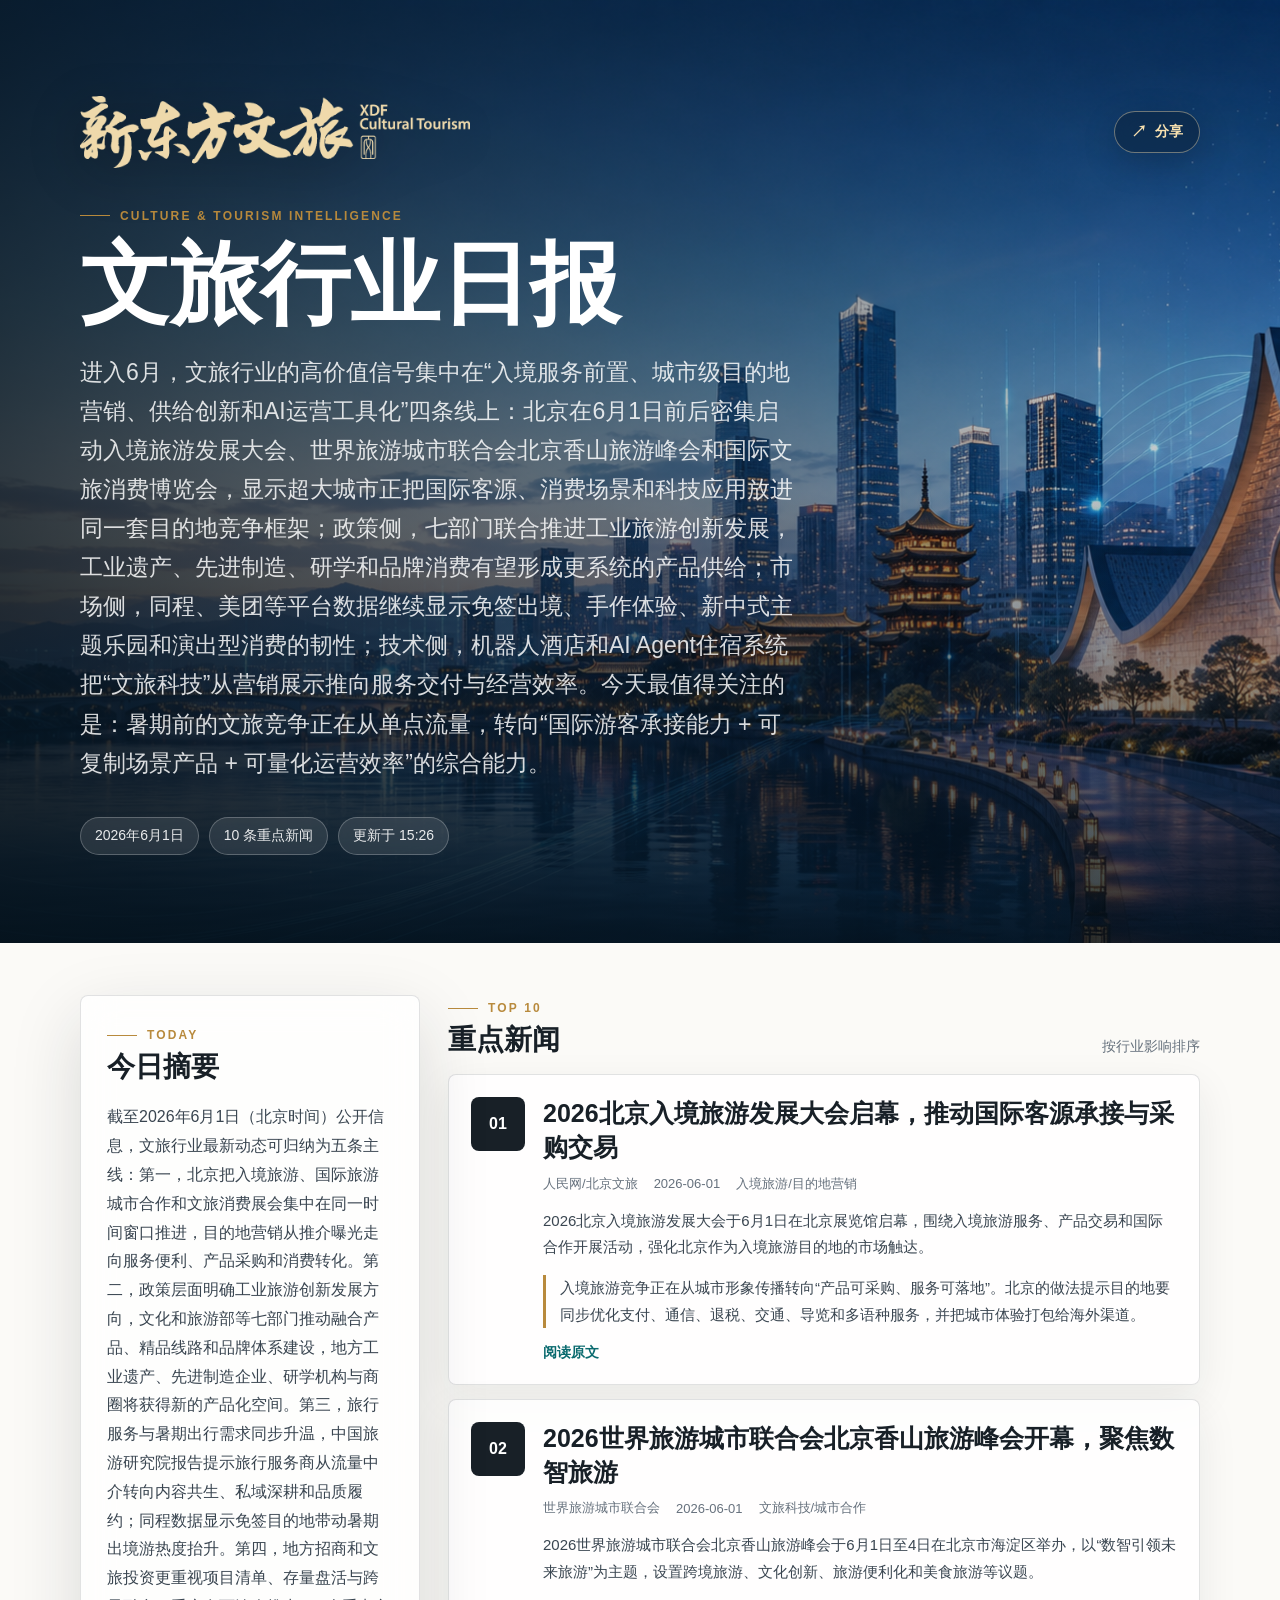
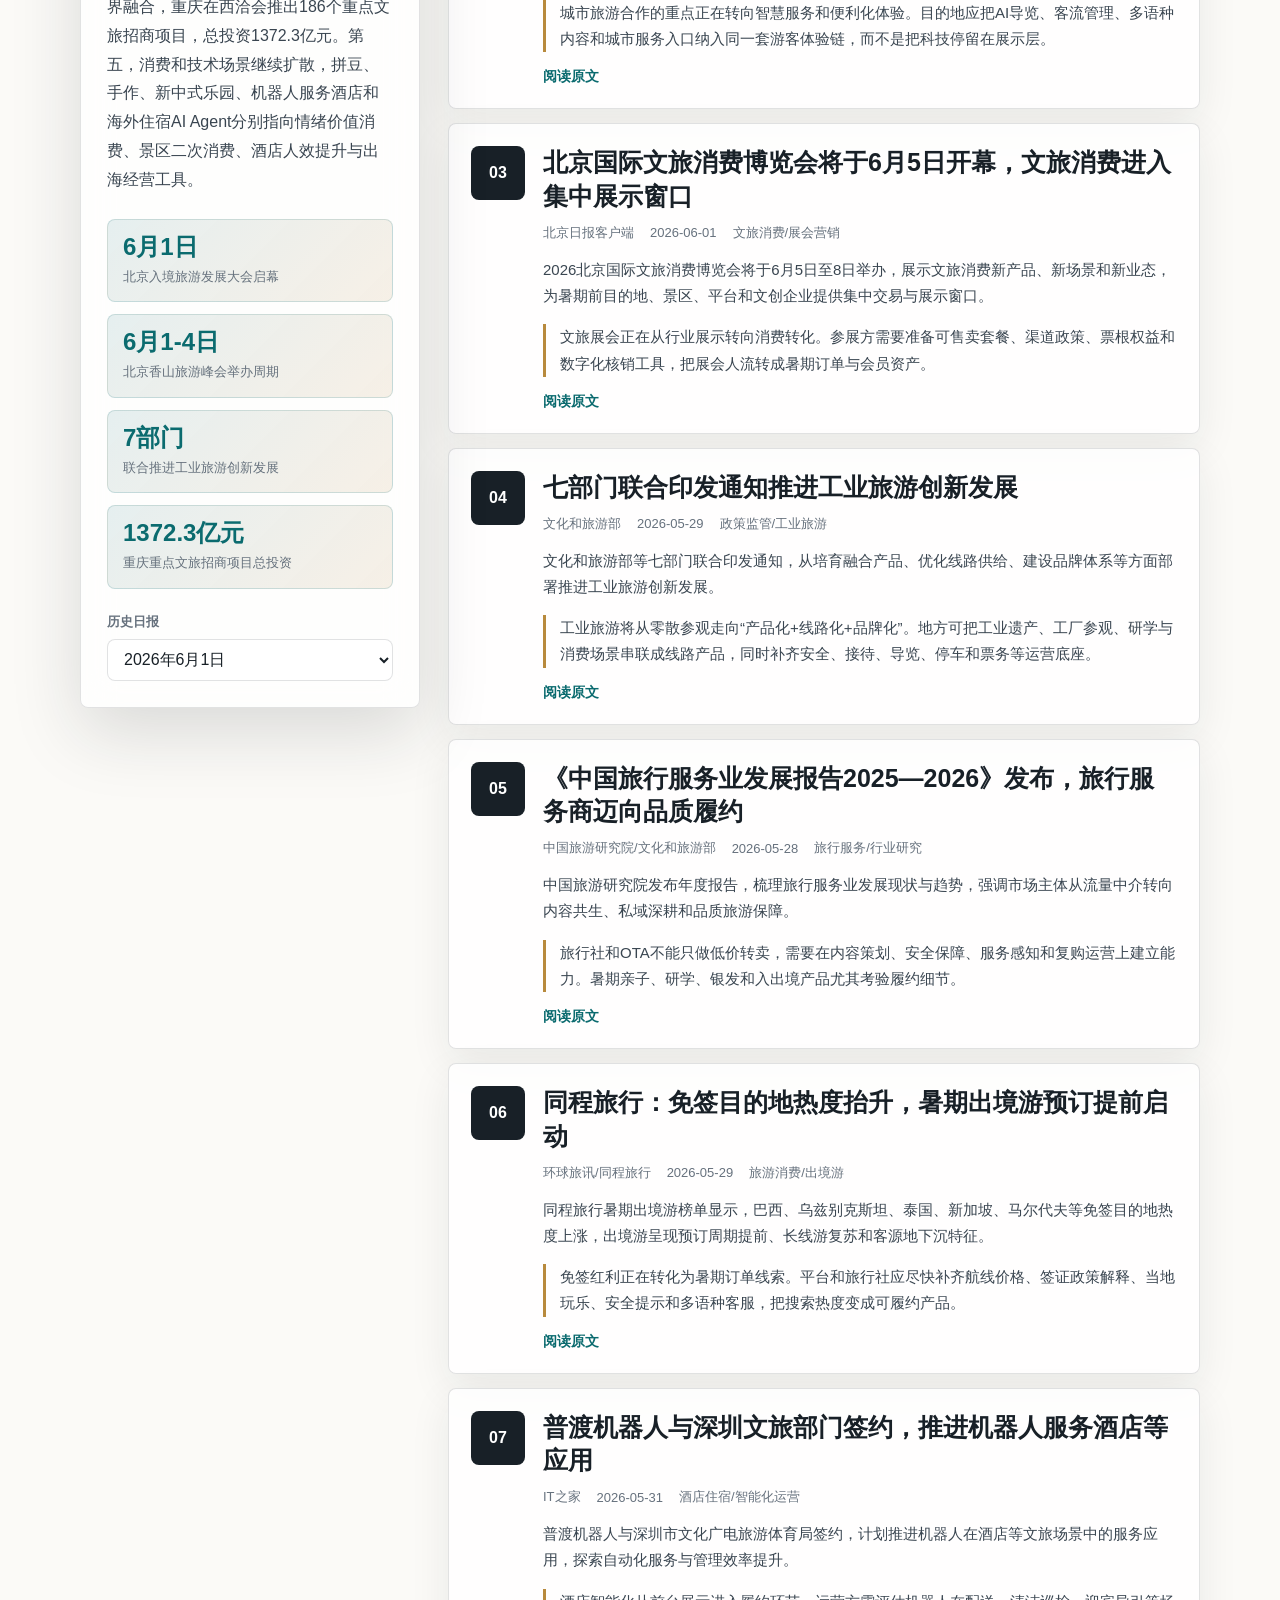
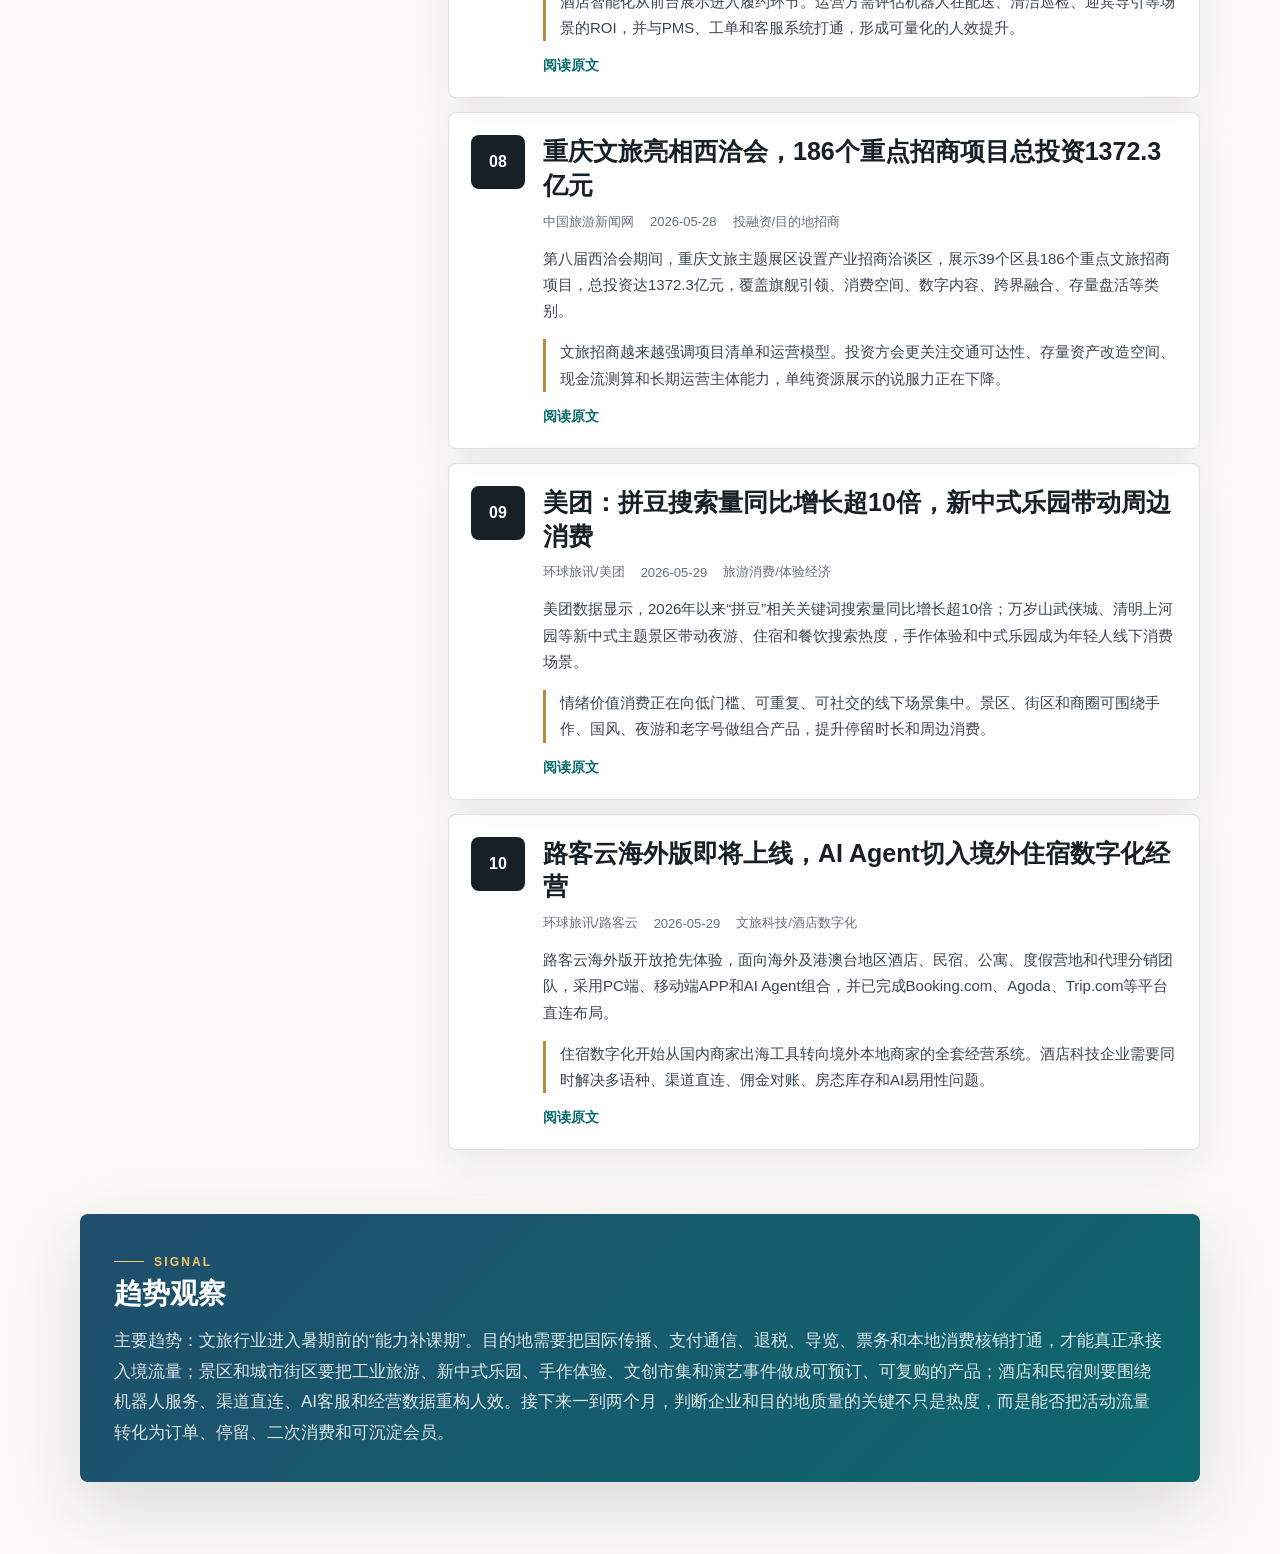
<file: index.html>
<!doctype html>
<html lang="zh-CN">
  <head>
    <meta charset="utf-8" />
    <meta name="viewport" content="width=device-width, initial-scale=1" />
    <title>文旅行业日报</title>
    <meta
      name="description"
      content="新东方文旅行业日报，每日追踪政策、消费、景区、酒店、目的地营销、文旅科技与投融资动态。"
    />
    <meta property="og:title" content="文旅行业日报" />
    <meta
      property="og:description"
      content="每日追踪文旅行业最新新闻、数据和趋势观察。"
    />
    <meta property="og:type" content="website" />
    <meta property="og:image" content="assets/hero-cultural-tourism.png" />
    <link rel="preconnect" href="https://fonts.googleapis.com" />
    <link rel="stylesheet" href="styles.css" />
  </head>
  <body>
    <main class="page-shell">
      <section class="hero" aria-labelledby="page-title">
        <img class="hero-image" src="assets/hero-cultural-tourism.png" alt="" />
        <div class="hero-shade"></div>
        <div class="hero-content">
          <div class="hero-topline">
            <img class="brand-logo" src="assets/xdf-cultural-tourism-logo-warm.png" alt="新东方文旅 XDF Cultural Tourism" />
            <button class="share-button" id="share-button" type="button" aria-label="分享日报">
              <span aria-hidden="true">↗</span>
              分享
            </button>
          </div>
          <div class="kicker">CULTURE & TOURISM INTELLIGENCE</div>
          <h1 id="page-title">文旅行业日报</h1>
          <p id="hero-summary">每日追踪政策、消费、景区、酒店、目的地营销、科技与投融资动态。</p>
          <div class="hero-meta" aria-label="日报元信息">
            <span id="report-date">--</span>
            <span id="report-count">10 条重点新闻</span>
            <span id="report-updated">每日更新</span>
          </div>
        </div>
      </section>

      <section class="content-band">
        <div class="layout">
          <aside class="brief-panel" aria-labelledby="brief-title">
            <div class="panel-head">
              <span class="eyebrow">TODAY</span>
              <h2 id="brief-title">今日摘要</h2>
            </div>
            <p id="brief-text"></p>

            <div class="metrics" id="metrics"></div>

            <div class="archive-block">
              <label for="report-picker">历史日报</label>
              <select id="report-picker"></select>
            </div>
          </aside>

          <section class="news-column" aria-labelledby="news-title">
            <div class="section-heading">
              <div>
                <span class="eyebrow">TOP 10</span>
                <h2 id="news-title">重点新闻</h2>
              </div>
              <div class="source-note">按行业影响排序</div>
            </div>
            <div class="news-list" id="news-list"></div>
          </section>
        </div>
      </section>

      <section class="trend-band" aria-labelledby="trend-title">
        <div class="trend-inner">
          <span class="eyebrow">SIGNAL</span>
          <h2 id="trend-title">趋势观察</h2>
          <p id="trend-text"></p>
        </div>
      </section>
    </main>

    <script src="data/reports.js?v=20260601"></script>
    <script src="data/latest-reports.js?v=20260601"></script>
    <script src="app.js"></script>
  </body>
</html>
</file>
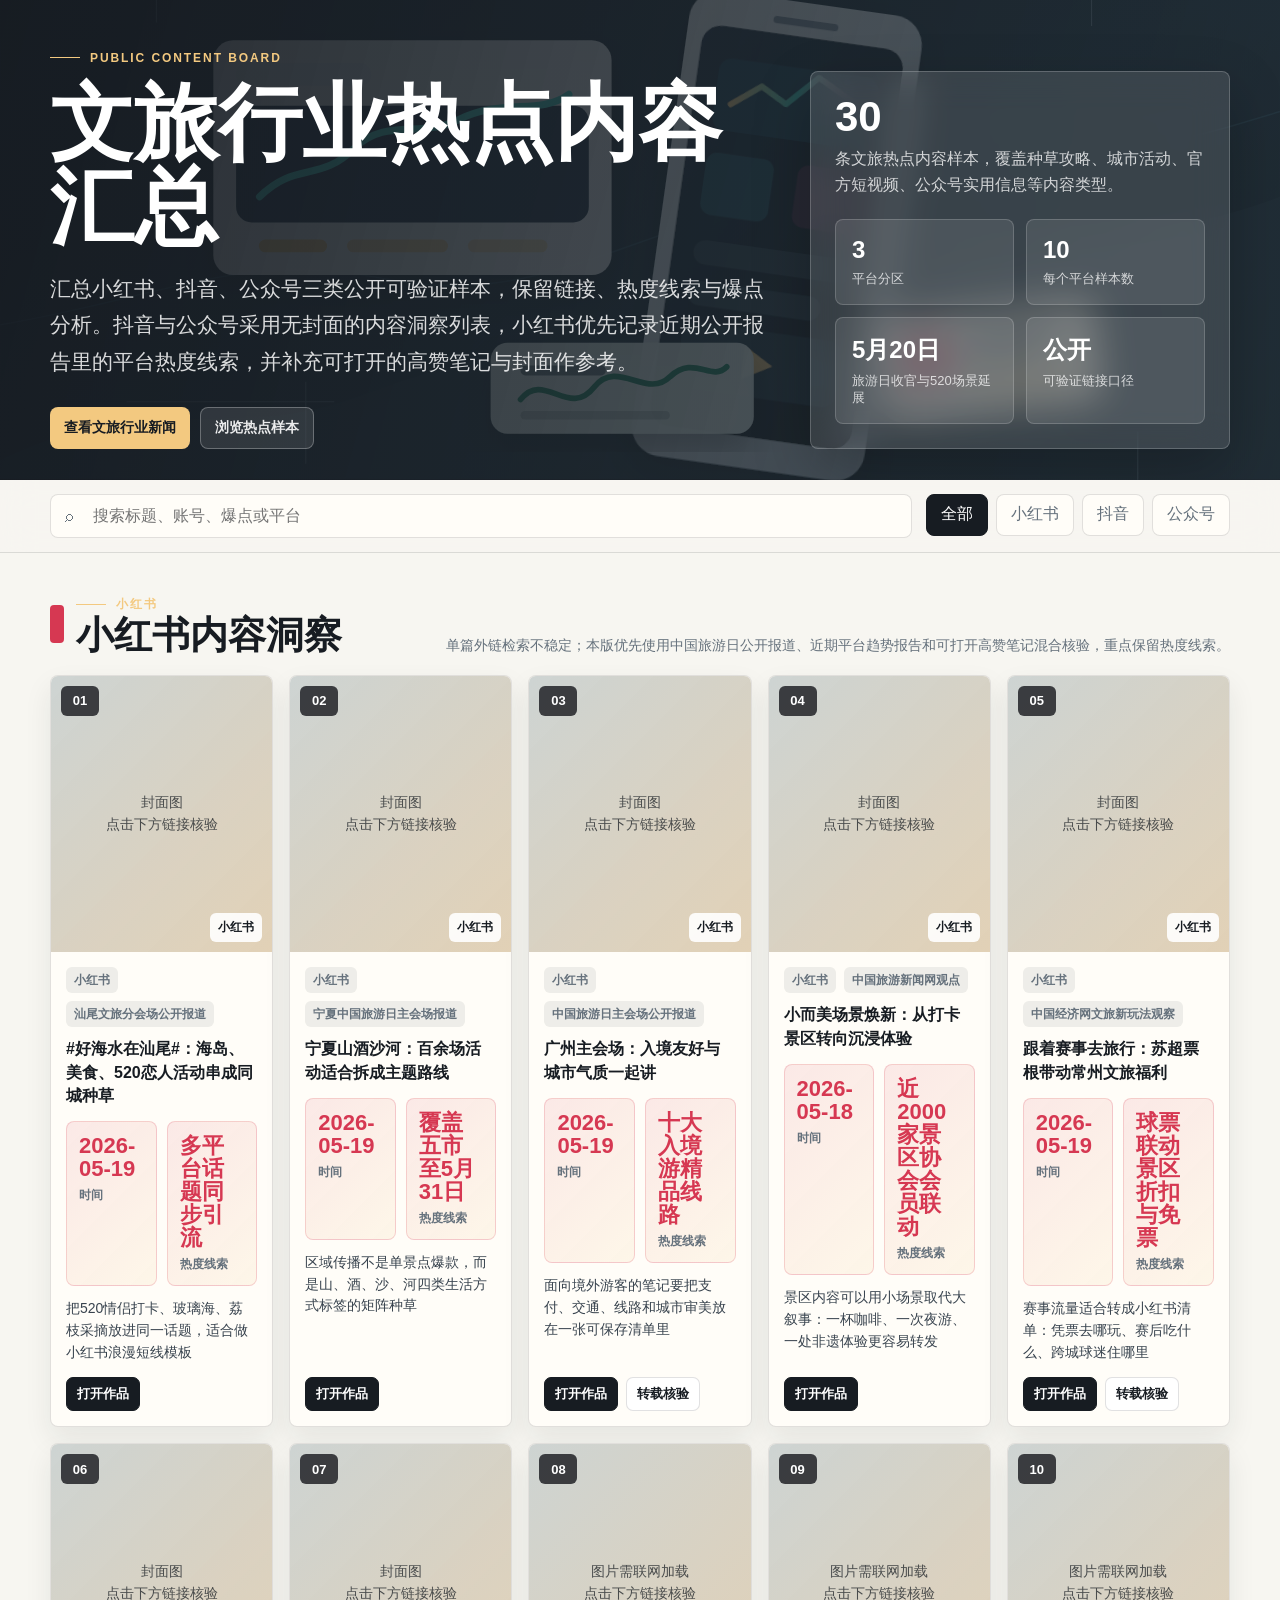
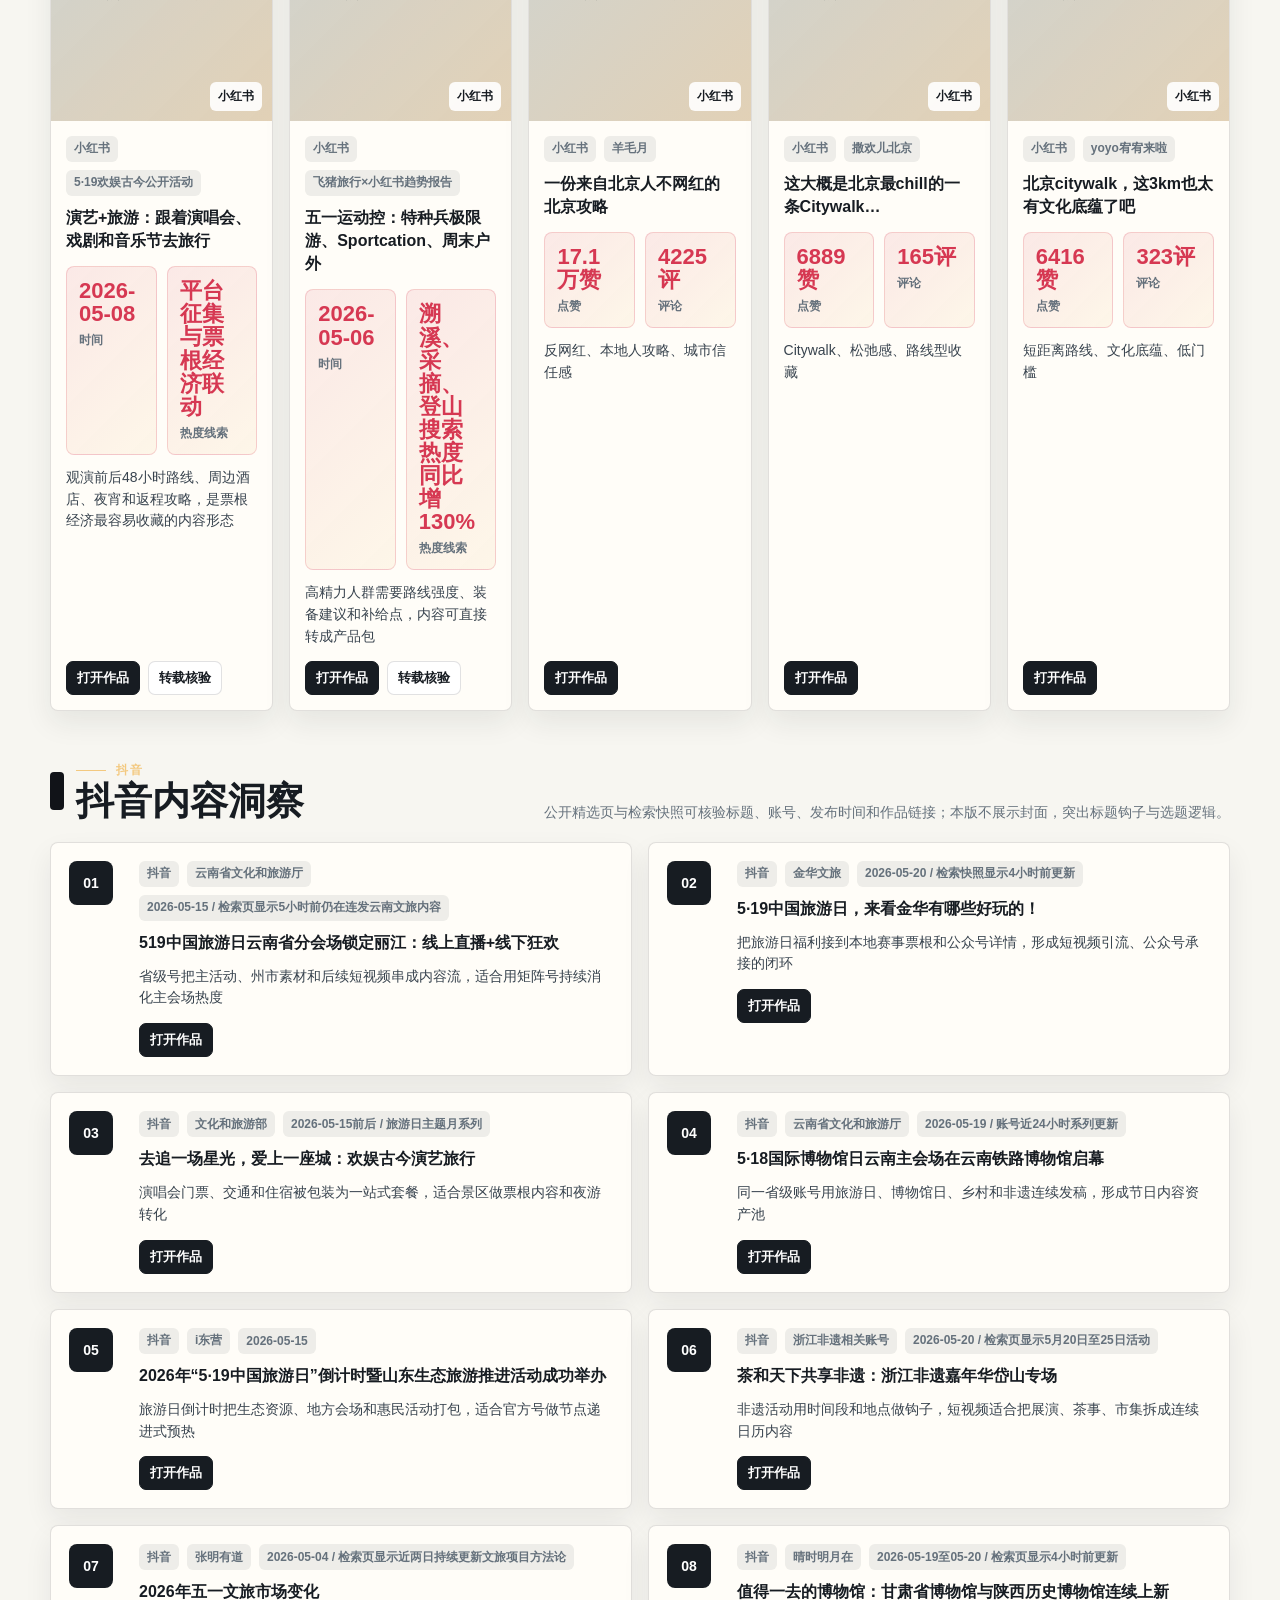
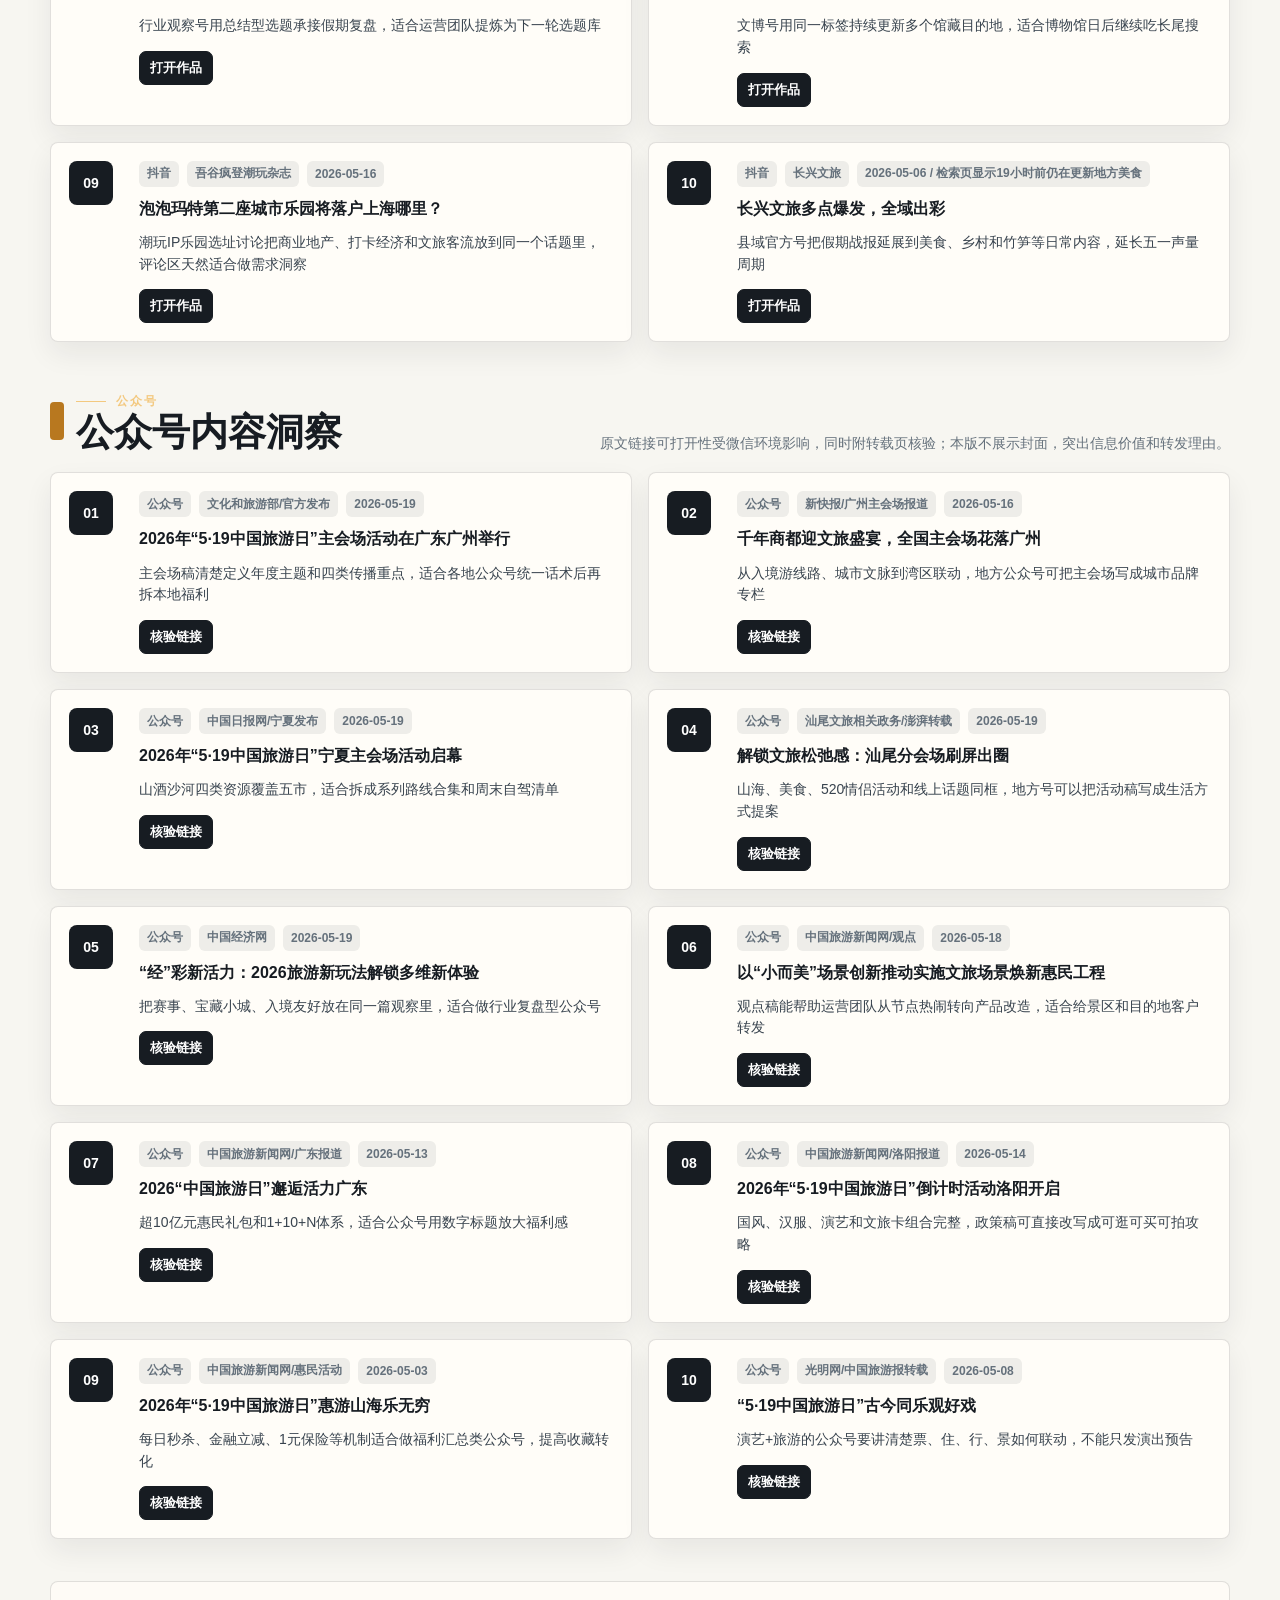
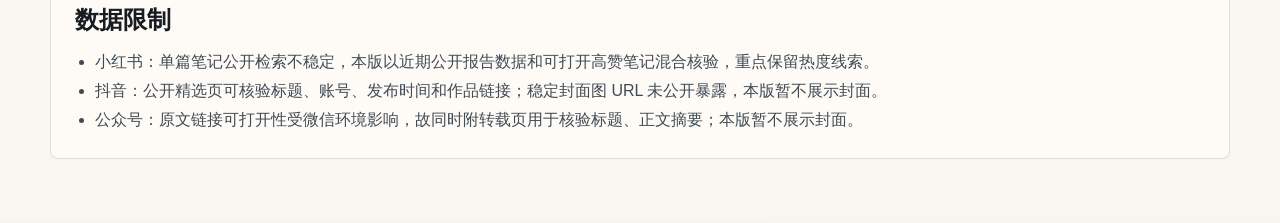
<file: wenlv_baokuan.html>
<!doctype html>
<html lang="zh-CN">
  <head>
    <meta charset="utf-8" />
    <meta name="viewport" content="width=device-width, initial-scale=1" />
    <title>文旅行业热点内容汇总</title>
    <meta
      name="description"
      content="小红书、抖音、公众号文旅行业热点内容公开可验证清单。"
    />
    <style>
      :root {
        color-scheme: light;
        --ink: #171c22;
        --muted: #65717c;
        --paper: #f7f6f1;
        --surface: #fffdf8;
        --line: rgba(23, 28, 34, 0.13);
        --red: #d63852;
        --black: #111318;
        --green: #18845f;
        --amber: #b8781f;
        --blue: #2f6e9e;
        --shadow: 0 18px 50px rgba(28, 34, 39, 0.12);
      }

      * {
        box-sizing: border-box;
      }

      html {
        scroll-behavior: smooth;
        background: var(--paper);
      }

      body {
        margin: 0;
        min-width: 320px;
        color: var(--ink);
        font-family:
          Inter, "PingFang SC", "Hiragino Sans GB", "Microsoft YaHei", Arial,
          sans-serif;
        letter-spacing: 0;
      }

      a {
        color: inherit;
      }

      button,
      input,
      select {
        font: inherit;
      }

      .page {
        min-height: 100vh;
        background:
          linear-gradient(180deg, rgba(247, 246, 241, 0) 0, var(--paper) 420px),
          linear-gradient(135deg, rgba(214, 56, 82, 0.12), transparent 34%),
          linear-gradient(45deg, rgba(47, 110, 158, 0.12), transparent 40%),
          var(--paper);
      }

      .hero {
        position: relative;
        overflow: hidden;
        padding: 44px 20px 30px;
        border-bottom: 1px solid var(--line);
        background:
          linear-gradient(105deg, rgba(23, 28, 34, 0.94), rgba(36, 47, 54, 0.7)),
          url("assets/hero-new-media.svg");
        background-size: cover;
        background-position: center;
        color: #fff;
      }

      .hero-inner,
      .toolbar,
      .platform-section,
      .notes {
        width: min(1180px, 100%);
        margin: 0 auto;
      }

      .hero-inner {
        display: grid;
        grid-template-columns: minmax(0, 1fr) minmax(280px, 420px);
        gap: 34px;
        align-items: end;
        min-height: 390px;
      }

      .kicker {
        display: inline-flex;
        align-items: center;
        gap: 10px;
        color: #f3c980;
        font-size: 12px;
        font-weight: 800;
        letter-spacing: 0.16em;
      }

      .kicker::before {
        content: "";
        width: 30px;
        height: 1px;
        background: currentColor;
      }

      h1,
      h2,
      h3,
      p {
        margin: 0;
      }

      h1 {
        max-width: 760px;
        margin-top: 16px;
        font-size: clamp(42px, 7vw, 84px);
        line-height: 1;
        font-weight: 880;
        letter-spacing: 0;
      }

      .hero-copy {
        max-width: 760px;
        margin-top: 22px;
        color: rgba(255, 255, 255, 0.84);
        font-size: clamp(16px, 2vw, 21px);
        line-height: 1.75;
      }

      .hero-actions {
        display: flex;
        flex-wrap: wrap;
        gap: 10px;
        margin-top: 26px;
      }

      .news-link,
      .ghost-link {
        display: inline-flex;
        align-items: center;
        justify-content: center;
        min-height: 42px;
        border-radius: 8px;
        padding: 0 14px;
        font-size: 14px;
        font-weight: 820;
        text-decoration: none;
      }

      .news-link {
        background: #f3c980;
        color: #171c22;
      }

      .ghost-link {
        border: 1px solid rgba(255, 255, 255, 0.28);
        color: rgba(255, 255, 255, 0.9);
        background: rgba(255, 255, 255, 0.1);
      }

      .hero-card {
        border: 1px solid rgba(255, 255, 255, 0.2);
        border-radius: 8px;
        background: rgba(255, 255, 255, 0.12);
        box-shadow: 0 22px 58px rgba(0, 0, 0, 0.22);
        backdrop-filter: blur(18px);
        padding: 24px;
      }

      .hero-card strong {
        display: block;
        font-size: 42px;
        line-height: 1;
      }

      .hero-card span {
        display: block;
        margin-top: 8px;
        color: rgba(255, 255, 255, 0.78);
        line-height: 1.6;
      }

      .hero-metrics {
        display: grid;
        grid-template-columns: repeat(2, minmax(0, 1fr));
        gap: 12px;
        margin-top: 22px;
      }

      .metric {
        min-height: 84px;
        padding: 16px;
        border: 1px solid rgba(255, 255, 255, 0.18);
        border-radius: 8px;
        background: rgba(255, 255, 255, 0.1);
      }

      .metric b {
        display: block;
        font-size: 24px;
      }

      .metric small {
        display: block;
        margin-top: 6px;
        color: rgba(255, 255, 255, 0.76);
        font-size: 13px;
        line-height: 1.35;
      }

      .toolbar-band {
        position: sticky;
        top: 0;
        z-index: 20;
        padding: 14px 20px;
        border-bottom: 1px solid var(--line);
        background: rgba(247, 246, 241, 0.9);
        backdrop-filter: blur(16px);
      }

      .toolbar {
        display: grid;
        grid-template-columns: minmax(220px, 1fr) auto;
        gap: 14px;
        align-items: center;
      }

      .search-wrap {
        position: relative;
      }

      .search-wrap input {
        width: 100%;
        height: 44px;
        border: 1px solid var(--line);
        border-radius: 8px;
        padding: 0 14px 0 42px;
        background: var(--surface);
        color: var(--ink);
        outline: none;
      }

      .search-wrap input:focus {
        border-color: rgba(47, 110, 158, 0.55);
        box-shadow: 0 0 0 4px rgba(47, 110, 158, 0.12);
      }

      .search-icon {
        position: absolute;
        top: 50%;
        left: 15px;
        transform: translateY(-50%);
        color: var(--muted);
        font-size: 16px;
      }

      .tabs {
        display: flex;
        gap: 8px;
        overflow-x: auto;
        padding-bottom: 2px;
      }

      .tab {
        min-height: 42px;
        border: 1px solid var(--line);
        border-radius: 8px;
        padding: 0 14px;
        background: var(--surface);
        color: var(--muted);
        cursor: pointer;
        white-space: nowrap;
      }

      .tab[aria-pressed="true"] {
        color: #fff;
        background: var(--ink);
        border-color: var(--ink);
      }

      .content {
        padding: 38px 20px 64px;
      }

      .platform-section + .platform-section {
        margin-top: 46px;
      }

      .section-head {
        display: flex;
        justify-content: space-between;
        align-items: end;
        gap: 20px;
        margin-bottom: 18px;
      }

      .section-title {
        display: flex;
        align-items: center;
        gap: 12px;
      }

      .platform-mark {
        width: 14px;
        height: 38px;
        border-radius: 4px;
        background: var(--blue);
      }

      .platform-section[data-platform="小红书"] .platform-mark {
        background: var(--red);
      }

      .platform-section[data-platform="抖音"] .platform-mark {
        background: var(--black);
      }


      .platform-section[data-platform="公众号"] .platform-mark {
        background: var(--amber);
      }

      h2 {
        font-size: clamp(26px, 4vw, 38px);
        line-height: 1.16;
      }

      .section-note {
        color: var(--muted);
        font-size: 14px;
        line-height: 1.6;
        text-align: right;
      }

      .cards {
        display: grid;
        grid-template-columns: repeat(5, minmax(0, 1fr));
        gap: 16px;
      }

      .cards.text-layout {
        grid-template-columns: repeat(2, minmax(0, 1fr));
      }

      .work-card {
        display: flex;
        flex-direction: column;
        min-width: 0;
        overflow: hidden;
        border: 1px solid var(--line);
        border-radius: 8px;
        background: var(--surface);
        box-shadow: 0 12px 28px rgba(28, 34, 39, 0.08);
      }

      .cover {
        position: relative;
        aspect-ratio: 4 / 5;
        overflow: hidden;
        background:
          linear-gradient(135deg, rgba(47, 110, 158, 0.16), rgba(184, 120, 31, 0.2)),
          #ece7dc;
      }

      .cover img {
        width: 100%;
        height: 100%;
        object-fit: cover;
        display: block;
      }

      .cover-placeholder {
        display: grid;
        place-items: center;
        width: 100%;
        height: 100%;
        padding: 18px;
        color: rgba(23, 28, 34, 0.74);
        text-align: center;
        font-size: 14px;
        line-height: 1.55;
      }

      .rank {
        position: absolute;
        top: 10px;
        left: 10px;
        display: inline-grid;
        place-items: center;
        width: 38px;
        height: 30px;
        border-radius: 6px;
        background: rgba(17, 19, 24, 0.78);
        color: #fff;
        font-weight: 840;
        font-size: 13px;
      }

      .platform-chip {
        position: absolute;
        right: 10px;
        bottom: 10px;
        max-width: calc(100% - 20px);
        padding: 6px 8px;
        border-radius: 6px;
        background: rgba(255, 255, 255, 0.9);
        color: var(--ink);
        font-size: 12px;
        font-weight: 760;
        white-space: nowrap;
        overflow: hidden;
        text-overflow: ellipsis;
      }

      .card-body {
        display: flex;
        flex: 1;
        flex-direction: column;
        padding: 15px;
      }

      .title {
        font-size: 16px;
        line-height: 1.45;
        font-weight: 820;
      }

      .meta {
        margin-top: 10px;
        color: var(--muted);
        font-size: 13px;
        line-height: 1.5;
      }

      .hot {
        margin-top: 12px;
        color: #38434e;
        font-size: 14px;
        line-height: 1.55;
      }

      .links {
        display: flex;
        flex-wrap: wrap;
        gap: 8px;
        margin-top: auto;
        padding-top: 14px;
      }

      .link-button {
        display: inline-flex;
        align-items: center;
        justify-content: center;
        min-height: 34px;
        padding: 0 10px;
        border-radius: 7px;
        border: 1px solid var(--line);
        background: #fff;
        color: var(--ink);
        font-size: 13px;
        font-weight: 760;
        text-decoration: none;
      }

      .link-button.primary {
        background: var(--ink);
        color: #fff;
        border-color: var(--ink);
      }

      .text-card {
        display: grid;
        grid-template-columns: 54px minmax(0, 1fr);
        gap: 16px;
        min-width: 0;
        padding: 18px;
        border: 1px solid var(--line);
        border-radius: 8px;
        background: var(--surface);
        box-shadow: 0 12px 28px rgba(28, 34, 39, 0.07);
      }

      .text-card .rank-inline {
        display: inline-grid;
        place-items: center;
        width: 44px;
        height: 44px;
        border-radius: 8px;
        background: var(--ink);
        color: #fff;
        font-weight: 860;
        font-size: 14px;
      }

      .source-row {
        display: flex;
        flex-wrap: wrap;
        gap: 8px;
        margin-bottom: 10px;
      }

      .source-pill {
        display: inline-flex;
        align-items: center;
        min-height: 26px;
        padding: 0 8px;
        border-radius: 6px;
        background: rgba(23, 28, 34, 0.07);
        color: var(--muted);
        font-size: 12px;
        font-weight: 760;
      }

      .xhs-stats {
        display: grid;
        grid-template-columns: repeat(2, minmax(0, 1fr));
        gap: 10px;
        margin-top: 14px;
      }

      .xhs-stat {
        min-height: 64px;
        padding: 12px;
        border-radius: 8px;
        border: 1px solid rgba(214, 56, 82, 0.2);
        background: linear-gradient(135deg, rgba(214, 56, 82, 0.1), rgba(243, 201, 128, 0.12));
      }

      .xhs-stat b {
        display: block;
        color: var(--red);
        font-size: 22px;
        line-height: 1.05;
      }

      .xhs-stat span {
        display: block;
        margin-top: 7px;
        color: var(--muted);
        font-size: 12px;
        font-weight: 780;
      }


      .notes {
        margin-top: 42px;
        padding: 24px;
        border: 1px solid var(--line);
        border-radius: 8px;
        background: rgba(255, 253, 248, 0.8);
      }

      .notes h2 {
        font-size: 24px;
      }

      .notes ul {
        margin: 14px 0 0;
        padding-left: 20px;
        color: #3f4b55;
        line-height: 1.8;
      }

      .empty {
        display: none;
        width: min(1180px, 100%);
        margin: 0 auto;
        padding: 30px;
        border: 1px dashed var(--line);
        border-radius: 8px;
        background: var(--surface);
        color: var(--muted);
        text-align: center;
      }

      @media (max-width: 1120px) {
        .cards {
          grid-template-columns: repeat(4, minmax(0, 1fr));
        }

        .cards.text-layout {
          grid-template-columns: 1fr;
        }
      }

      @media (max-width: 900px) {
        .hero-inner {
          grid-template-columns: 1fr;
          min-height: auto;
        }

        .toolbar {
          grid-template-columns: 1fr;
        }

        .cards {
          grid-template-columns: repeat(3, minmax(0, 1fr));
        }

        .section-head {
          align-items: start;
          flex-direction: column;
        }

        .section-note {
          text-align: left;
        }
      }

      @media (max-width: 640px) {
        .hero {
          padding-top: 30px;
        }

        .hero-card {
          padding: 18px;
        }

        .hero-metrics {
          grid-template-columns: 1fr;
        }

        .cards {
          grid-template-columns: 1fr;
        }

        .text-card {
          grid-template-columns: 1fr;
        }

        .cover {
          aspect-ratio: 16 / 10;
        }

        .toolbar-band {
          position: static;
        }
      }
    </style>
  </head>
  <body>
    <main class="page">
      <section class="hero" aria-labelledby="page-title">
        <div class="hero-inner">
          <div>
            <div class="kicker">PUBLIC CONTENT BOARD</div>
            <h1 id="page-title">文旅行业热点内容汇总</h1>
            <p class="hero-copy">
              汇总小红书、抖音、公众号三类公开可验证样本，保留链接、热度线索与爆点分析。抖音与公众号采用无封面的内容洞察列表，小红书优先记录近期公开报告里的平台热度线索，并补充可打开的高赞笔记与封面作参考。
            </p>
            <div class="hero-actions">
              <a class="news-link" href="https://danielwho97.github.io/travel-daily/?v=91ec24d" target="_blank" rel="noreferrer">查看文旅行业新闻</a>
              <a class="ghost-link" href="#sections">浏览热点样本</a>
            </div>
          </div>
          <aside class="hero-card" aria-label="数据摘要">
            <strong>30</strong>
            <span>条文旅热点内容样本，覆盖种草攻略、城市活动、官方短视频、公众号实用信息等内容类型。</span>
            <div class="hero-metrics">
              <div class="metric"><b>3</b><small>平台分区</small></div>
              <div class="metric"><b>10</b><small>每个平台样本数</small></div>
              <div class="metric"><b>5月20日</b><small>旅游日收官与520场景延展</small></div>
              <div class="metric"><b>公开</b><small>可验证链接口径</small></div>
            </div>
          </aside>
        </div>
      </section>

      <section class="toolbar-band" aria-label="筛选工具">
        <div class="toolbar">
          <label class="search-wrap">
            <span class="search-icon" aria-hidden="true">⌕</span>
            <input id="search" type="search" placeholder="搜索标题、账号、爆点或平台" />
          </label>
          <div class="tabs" role="group" aria-label="平台筛选">
            <button class="tab" type="button" data-filter="全部" aria-pressed="true">全部</button>
            <button class="tab" type="button" data-filter="小红书" aria-pressed="false">小红书</button>
            <button class="tab" type="button" data-filter="抖音" aria-pressed="false">抖音</button>
            <button class="tab" type="button" data-filter="公众号" aria-pressed="false">公众号</button>
          </div>
        </div>
      </section>

      <section class="content">
        <div id="sections"></div>
        <div class="empty" id="empty">没有匹配的内容，换个关键词试试。</div>
        <section class="notes" aria-labelledby="notes-title">
          <h2 id="notes-title">数据限制</h2>
          <ul>
            <li>小红书：单篇笔记公开检索不稳定，本版以近期公开报告数据和可打开高赞笔记混合核验，重点保留热度线索。</li>
            <li>抖音：公开精选页可核验标题、账号、发布时间和作品链接；稳定封面图 URL 未公开暴露，本版暂不展示封面。</li>
            <li>公众号：原文链接可打开性受微信环境影响，故同时附转载页用于核验标题、正文摘要；本版暂不展示封面。</li>
          </ul>
        </section>
      </section>
    </main>

    <script>
      const content = [
        {
          platform: "小红书",
          note: "单篇外链检索不稳定；本版优先使用中国旅游日公开报道、近期平台趋势报告和可打开高赞笔记混合核验，重点保留热度线索。",
          items: [
            ["#好海水在汕尾#：海岛、美食、520恋人活动串成同城种草", "汕尾文旅分会场公开报道", "2026-05-19 / 多平台话题同步引流", "", "https://m.thepaper.cn/newsDetail_forward_33199216", "", "把520情侣打卡、玻璃海、荔枝采摘放进同一话题，适合做小红书浪漫短线模板"],
            ["宁夏山酒沙河：百余场活动适合拆成主题路线", "宁夏中国旅游日主会场报道", "2026-05-19 / 覆盖五市至5月31日", "", "https://cn.chinadaily.com.cn/a/202605/19/WS6a0c158da310942cc49ad0fc.html", "", "区域传播不是单景点爆款，而是山、酒、沙、河四类生活方式标签的矩阵种草"],
            ["广州主会场：入境友好与城市气质一起讲", "中国旅游日主会场公开报道", "2026-05-19 / 十大入境游精品线路", "", "https://www.xkb.com.cn/articleDetail/494280", "https://www.mct.gov.cn/whzx/whyw/202605/t20260519_965881.htm", "面向境外游客的笔记要把支付、交通、线路和城市审美放在一张可保存清单里"],
            ["小而美场景焕新：从打卡景区转向沉浸体验", "中国旅游新闻网观点", "2026-05-18 / 近2000家景区协会会员联动", "", "https://www.ctnews.com.cn/guandian/content/2026-05/18/content_187432.html", "", "景区内容可以用小场景取代大叙事：一杯咖啡、一次夜游、一处非遗体验更容易转发"],
            ["跟着赛事去旅行：苏超票根带动常州文旅福利", "中国经济网文旅新玩法观察", "2026-05-19 / 球票联动景区折扣与免票", "", "https://www.ce.cn/xwzx/gnsz/gdxw/202605/t20260519_2977009.shtml", "https://www.sohu.com/a/1023600811_121124427", "赛事流量适合转成小红书清单：凭票去哪玩、赛后吃什么、跨城球迷住哪里"],
            ["演艺+旅游：跟着演唱会、戏剧和音乐节去旅行", "5·19欢娱古今公开活动", "2026-05-08 / 平台征集与票根经济联动", "", "https://travel.gmw.cn/2026-05/08/content_38753019.htm", "https://culture-travel.cctv.com/2026/05/08/ARTIy6AoFCCp0LwlLmdfDdRT260508.shtml", "观演前后48小时路线、周边酒店、夜宵和返程攻略，是票根经济最容易收藏的内容形态"],
            ["五一运动控：特种兵极限游、Sportcation、周末户外", "飞猪旅行×小红书趋势报告", "2026-05-06 / 溯溪、采摘、登山搜索热度同比增130%", "", "https://k.sina.com.cn/article_6192937794_17120bb4202002ps5e.html", "https://www.ce.cn/cysc/newmain/yc/jsxw/202605/t20260506_2947381.shtml", "高精力人群需要路线强度、装备建议和补给点，内容可直接转成产品包"],
            ["一份来自北京人不网红的北京攻略", "羊毛月", "17.1万赞 / 4225评", "https://sns-webpic.xhscdn.com/1000g0082e5og05mh00004buiegtu9cg4ok33pv8?imageView2/2/w/540/format/jpg", "https://www.xiaohongshu.com/explore/644f9cb70000000012033fc2", "", "反网红、本地人攻略、城市信任感"],
            ["这大概是北京最chill的一条Citywalk…", "撒欢儿北京", "6889赞 / 165评", "https://sns-webpic.xhscdn.com/1000g0082n1br3n8ji0005n9lc4ilmfvtu1ujr20?imageView2/2/w/540/format/jpg", "https://www.xiaohongshu.com/explore/6498370d000000002701184f", "", "Citywalk、松弛感、路线型收藏"],
            ["北京citywalk，这3km也太有文化底蕴了吧", "yoyo宥宥来啦", "6416赞 / 323评", "https://sns-webpic.xhscdn.com/1040g00830om7vsk03g00400r2sha5gra81akkkg?imageView2/2/w/540/format/jpg", "https://www.xiaohongshu.com/explore/64f8604a000000001f03ca4d", "", "短距离路线、文化底蕴、低门槛"]
          ]
        },
        {
          platform: "抖音",
          note: "公开精选页与检索快照可核验标题、账号、发布时间和作品链接；本版不展示封面，突出标题钩子与选题逻辑。",
          items: [
            ["519中国旅游日云南省分会场锁定丽江：线上直播+线下狂欢", "云南省文化和旅游厅", "2026-05-15 / 检索页显示5小时前仍在连发云南文旅内容", "", "https://jingxuan.douyin.com/m/video/7640076416566054179", "", "省级号把主活动、州市素材和后续短视频串成内容流，适合用矩阵号持续消化主会场热度"],
            ["5·19中国旅游日，来看金华有哪些好玩的！", "金华文旅", "2026-05-20 / 检索快照显示4小时前更新", "", "https://jingxuan.douyin.com/m/video/7634553256693288238", "", "把旅游日福利接到本地赛事票根和公众号详情，形成短视频引流、公众号承接的闭环"],
            ["去追一场星光，爱上一座城：欢娱古今演艺旅行", "文化和旅游部", "2026-05-15前后 / 旅游日主题月系列", "", "https://jingxuan.douyin.com/m/video/7632209831117458734", "", "演唱会门票、交通和住宿被包装为一站式套餐，适合景区做票根内容和夜游转化"],
            ["5·18国际博物馆日云南主会场在云南铁路博物馆启幕", "云南省文化和旅游厅", "2026-05-19 / 账号近24小时系列更新", "", "https://jingxuan.douyin.com/m/video/7640076416566054179", "", "同一省级账号用旅游日、博物馆日、乡村和非遗连续发稿，形成节日内容资产池"],
            ["2026年“5·19中国旅游日”倒计时暨山东生态旅游推进活动成功举办", "i东营", "2026-05-15", "", "https://jingxuan.douyin.com/m/video/7640024902258494746", "", "旅游日倒计时把生态资源、地方会场和惠民活动打包，适合官方号做节点递进式预热"],
            ["茶和天下共享非遗：浙江非遗嘉年华岱山专场", "浙江非遗相关账号", "2026-05-20 / 检索页显示5月20日至25日活动", "", "https://jingxuan.douyin.com/m/video/7637762734595050767", "", "非遗活动用时间段和地点做钩子，短视频适合把展演、茶事、市集拆成连续日历内容"],
            ["2026年五一文旅市场变化", "张明有道", "2026-05-04 / 检索页显示近两日持续更新文旅项目方法论", "", "https://jingxuan.douyin.com/m/video/7635874846257220916", "", "行业观察号用总结型选题承接假期复盘，适合运营团队提炼为下一轮选题库"],
            ["值得一去的博物馆：甘肃省博物馆与陕西历史博物馆连续上新", "晴时明月在", "2026-05-19至05-20 / 检索页显示4小时前更新", "", "https://jingxuan.douyin.com/m/video/7610019042116667859", "", "文博号用同一标签持续更新多个馆藏目的地，适合博物馆日后继续吃长尾搜索"],
            ["泡泡玛特第二座城市乐园将落户上海哪里？", "吾谷疯登潮玩杂志", "2026-05-16", "", "https://jingxuan.douyin.com/m/video/7640317266332044579", "", "潮玩IP乐园选址讨论把商业地产、打卡经济和文旅客流放到同一个话题里，评论区天然适合做需求洞察"],
            ["长兴文旅多点爆发，全域出彩", "长兴文旅", "2026-05-06 / 检索页显示19小时前仍在更新地方美食", "", "https://jingxuan.douyin.com/m/video/7636687769808407849", "", "县域官方号把假期战报延展到美食、乡村和竹笋等日常内容，延长五一声量周期"]
          ]
        },
        {
          platform: "公众号",
          note: "原文链接可打开性受微信环境影响，同时附转载页核验；本版不展示封面，突出信息价值和转发理由。",
          items: [
            ["2026年“5·19中国旅游日”主会场活动在广东广州举行", "文化和旅游部/官方发布", "2026-05-19", "", "https://www.mct.gov.cn/whzx/whyw/202605/t20260519_965881.htm", "", "主会场稿清楚定义年度主题和四类传播重点，适合各地公众号统一话术后再拆本地福利"],
            ["千年商都迎文旅盛宴，全国主会场花落广州", "新快报/广州主会场报道", "2026-05-16", "", "https://www.xkb.com.cn/articleDetail/494280", "", "从入境游线路、城市文脉到湾区联动，地方公众号可把主会场写成城市品牌专栏"],
            ["2026年“5·19中国旅游日”宁夏主会场活动启幕", "中国日报网/宁夏发布", "2026-05-19", "", "https://cn.chinadaily.com.cn/a/202605/19/WS6a0c158da310942cc49ad0fc.html", "", "山酒沙河四类资源覆盖五市，适合拆成系列路线合集和周末自驾清单"],
            ["解锁文旅松弛感：汕尾分会场刷屏出圈", "汕尾文旅相关政务/澎湃转载", "2026-05-19", "", "https://m.thepaper.cn/newsDetail_forward_33199216", "", "山海、美食、520情侣活动和线上话题同框，地方号可以把活动稿写成生活方式提案"],
            ["“经”彩新活力：2026旅游新玩法解锁多维新体验", "中国经济网", "2026-05-19", "", "https://www.ce.cn/xwzx/gnsz/gdxw/202605/t20260519_2977009.shtml", "", "把赛事、宝藏小城、入境友好放在同一篇观察里，适合做行业复盘型公众号"],
            ["以“小而美”场景创新推动实施文旅场景焕新惠民工程", "中国旅游新闻网/观点", "2026-05-18", "", "https://www.ctnews.com.cn/guandian/content/2026-05/18/content_187432.html", "", "观点稿能帮助运营团队从节点热闹转向产品改造，适合给景区和目的地客户转发"],
            ["2026“中国旅游日”邂逅活力广东", "中国旅游新闻网/广东报道", "2026-05-13", "", "https://www.ctnews.com.cn/dongtai/m/content/2026-05/13/content_187192.html", "", "超10亿元惠民礼包和1+10+N体系，适合公众号用数字标题放大福利感"],
            ["2026年“5·19中国旅游日”倒计时活动洛阳开启", "中国旅游新闻网/洛阳报道", "2026-05-14", "", "https://www.ctnews.com.cn/dongtai/content/2026-05/14/content_187280.html", "", "国风、汉服、演艺和文旅卡组合完整，政策稿可直接改写成可逛可买可拍攻略"],
            ["2026年“5·19中国旅游日”惠游山海乐无穷", "中国旅游新闻网/惠民活动", "2026-05-03", "", "https://www.ctnews.com.cn/dongtai/content/2026-05/03/content_186871.html", "", "每日秒杀、金融立减、1元保险等机制适合做福利汇总类公众号，提高收藏转化"],
            ["“5·19中国旅游日”古今同乐观好戏", "光明网/中国旅游报转载", "2026-05-08", "", "https://travel.gmw.cn/2026-05/08/content_38753019.htm", "", "演艺+旅游的公众号要讲清楚票、住、行、景如何联动，不能只发演出预告"]
          ]
        }
      ];

      const sectionsEl = document.querySelector("#sections");
      const searchEl = document.querySelector("#search");
      const emptyEl = document.querySelector("#empty");
      const tabs = Array.from(document.querySelectorAll(".tab"));
      let activePlatform = "全部";

      function escapeHtml(value) {
        return String(value)
          .replaceAll("&", "&amp;")
          .replaceAll("<", "&lt;")
          .replaceAll(">", "&gt;")
          .replaceAll('"', "&quot;");
      }

      function renderCover(item, platform, index) {
        const image = item[3];
        const fallbackText = platform === "抖音"
          ? "原页可见封面"
          : platform === "小红书"
            ? "封面图"
            : "报道页图片";
        const media = image
          ? `<img src="${escapeHtml(image)}" alt="${escapeHtml(item[0])}" loading="lazy" />`
          : `<div class="cover-placeholder">${escapeHtml(fallbackText)}<br />点击下方链接核验</div>`;

        return `
          <div class="cover">
            ${media}
            <span class="rank">${String(index + 1).padStart(2, "0")}</span>
            <span class="platform-chip">${escapeHtml(platform)}</span>
          </div>
        `;
      }

      function parseXhsStats(value) {
        const parts = String(value).split("/").map((part) => part.trim());
        return {
          likes: parts[0] || "--",
          comments: parts[1] || "--"
        };
      }

      function renderXhsStats(value) {
        const stats = parseXhsStats(value);
        const isEngagement = String(stats.likes).includes("赞") || String(stats.comments).includes("评");
        const leftLabel = isEngagement ? "点赞" : "时间";
        const rightLabel = isEngagement ? "评论" : "热度线索";
        return `
          <div class="xhs-stats" aria-label="小红书赞评数据">
            <div class="xhs-stat"><b>${escapeHtml(stats.likes)}</b><span>${leftLabel}</span></div>
            <div class="xhs-stat"><b>${escapeHtml(stats.comments)}</b><span>${rightLabel}</span></div>
          </div>
        `;
      }

      function renderLinks(item, platform) {
        const primaryLabel = platform === "公众号" ? "核验链接" : "打开作品";
        const secondary = item[5]
          ? `<a class="link-button" href="${escapeHtml(item[5])}" target="_blank" rel="noreferrer">转载核验</a>`
          : "";
        return `
          <div class="links">
            <a class="link-button primary" href="${escapeHtml(item[4])}" target="_blank" rel="noreferrer">${primaryLabel}</a>
            ${secondary}
          </div>
        `;
      }

      function renderCard(item, platform, index) {
        const isXhs = platform === "小红书";
        if (isXhs) {
          return `
            <article class="work-card" data-search="${escapeHtml([platform, ...item].join(" "))}">
              ${renderCover(item, platform, index)}
              <div class="card-body">
                <div class="source-row">
                  <span class="source-pill">${escapeHtml(platform)}</span>
                  <span class="source-pill">${escapeHtml(item[1])}</span>
                </div>
                <h3 class="title">${escapeHtml(item[0])}</h3>
                ${renderXhsStats(item[2])}
                <p class="hot">${escapeHtml(item[6])}</p>
                ${renderLinks(item, platform)}
              </div>
            </article>
          `;
        }

        return `
          <article class="text-card" data-search="${escapeHtml([platform, ...item].join(" "))}">
            <span class="rank-inline">${String(index + 1).padStart(2, "0")}</span>
            <div>
              <div class="source-row">
                <span class="source-pill">${escapeHtml(platform)}</span>
                <span class="source-pill">${escapeHtml(item[1])}</span>
                <span class="source-pill">${escapeHtml(item[2])}</span>
              </div>
              <h3 class="title">${escapeHtml(item[0])}</h3>
              <p class="hot">${escapeHtml(item[6])}</p>
              ${renderLinks(item, platform)}
            </div>
          </article>
        `;
      }

      function render() {
        const keyword = searchEl.value.trim().toLowerCase();
        let visibleCount = 0;

        sectionsEl.innerHTML = content
          .filter((group) => activePlatform === "全部" || group.platform === activePlatform)
          .map((group) => {
            const cards = group.items
              .filter((item) => [group.platform, ...item].join(" ").toLowerCase().includes(keyword))
              .map((item, index) => renderCard(item, group.platform, index));

            visibleCount += cards.length;

            if (!cards.length) {
              return "";
            }

            return `
              <section class="platform-section" data-platform="${escapeHtml(group.platform)}">
                <div class="section-head">
                  <div class="section-title">
                    <span class="platform-mark" aria-hidden="true"></span>
                    <div>
                      <div class="kicker">${escapeHtml(group.platform)}</div>
                      <h2>${escapeHtml(group.platform)}内容洞察</h2>
                    </div>
                  </div>
                  <p class="section-note">${escapeHtml(group.note)}</p>
                </div>
                <div class="cards ${group.platform === "小红书" ? "" : "text-layout"}">${cards.join("")}</div>
              </section>
            `;
          })
          .join("");

        emptyEl.style.display = visibleCount ? "none" : "block";
      }

      tabs.forEach((tab) => {
        tab.addEventListener("click", () => {
          activePlatform = tab.dataset.filter;
          tabs.forEach((item) => item.setAttribute("aria-pressed", String(item === tab)));
          render();
        });
      });

      searchEl.addEventListener("input", render);
      document.addEventListener(
        "error",
        (event) => {
          if (event.target.tagName !== "IMG" || !event.target.closest(".cover")) {
            return;
          }

          const fallback = document.createElement("div");
          fallback.className = "cover-placeholder";
          fallback.innerHTML = "图片需联网加载<br />点击下方链接核验";
          event.target.replaceWith(fallback);
        },
        true
      );
      render();
    </script>
  </body>
</html>
</file>
<file: styles.css>
:root {
  color-scheme: light;
  --ink: #182027;
  --muted: #66717d;
  --soft: #f4f0e8;
  --paper: #fbfaf7;
  --line: rgba(24, 32, 39, 0.13);
  --gold: #b88a3d;
  --teal: #0b6b6f;
  --coral: #bf6045;
  --blue: #1f4e6c;
  --shadow: 0 24px 70px rgba(29, 36, 42, 0.15);
}

* {
  box-sizing: border-box;
}

html {
  background: var(--paper);
}

body {
  margin: 0;
  min-width: 320px;
  color: var(--ink);
  font-family:
    Inter, "PingFang SC", "Hiragino Sans GB", "Microsoft YaHei", Arial,
    sans-serif;
  letter-spacing: 0;
}

a {
  color: inherit;
}

.page-shell {
  min-height: 100vh;
  background:
    linear-gradient(180deg, rgba(251, 250, 247, 0) 0, var(--paper) 430px),
    radial-gradient(circle at 16% 18%, rgba(184, 138, 61, 0.16), transparent 28rem),
    var(--paper);
}

.hero {
  position: relative;
  min-height: clamp(520px, 74vh, 760px);
  overflow: hidden;
  display: flex;
  align-items: flex-end;
}

.hero-image,
.hero-shade {
  position: absolute;
  inset: 0;
}

.hero-image {
  width: 100%;
  height: 100%;
  object-fit: cover;
}

.hero-shade {
  background:
    linear-gradient(90deg, rgba(5, 18, 27, 0.82) 0%, rgba(5, 18, 27, 0.52) 46%, rgba(5, 18, 27, 0.15) 100%),
    linear-gradient(0deg, rgba(5, 18, 27, 0.78) 0%, rgba(5, 18, 27, 0) 48%);
}

.hero-content {
  position: relative;
  width: min(1120px, calc(100% - 40px));
  margin: 0 auto;
  padding: 96px 0 88px;
  color: #fff;
}

.hero-topline {
  display: flex;
  align-items: center;
  justify-content: space-between;
  gap: 24px;
  margin-bottom: 34px;
}

.brand-logo {
  display: block;
  width: min(390px, 58vw);
  height: auto;
  opacity: 0.96;
  filter: drop-shadow(0 10px 30px rgba(0, 0, 0, 0.38));
}

.share-button {
  display: inline-flex;
  align-items: center;
  justify-content: center;
  gap: 8px;
  min-height: 42px;
  padding: 0 16px;
  border: 1px solid rgba(248, 225, 176, 0.42);
  border-radius: 999px;
  background: rgba(7, 20, 30, 0.34);
  color: #f8e1b0;
  backdrop-filter: blur(14px);
  box-shadow: 0 10px 34px rgba(0, 0, 0, 0.18);
  cursor: pointer;
  font: inherit;
  font-size: 14px;
  font-weight: 800;
}

.share-button:hover {
  background: rgba(248, 225, 176, 0.12);
}

.share-button span {
  font-size: 16px;
  line-height: 1;
}

.kicker,
.eyebrow {
  display: inline-flex;
  align-items: center;
  gap: 10px;
  color: var(--gold);
  font-size: 12px;
  font-weight: 800;
  letter-spacing: 0.18em;
}

.kicker::before,
.eyebrow::before {
  content: "";
  width: 30px;
  height: 1px;
  background: currentColor;
}

h1,
h2,
p {
  margin: 0;
}

h1 {
  max-width: 760px;
  margin-top: 18px;
  font-size: clamp(48px, 7vw, 92px);
  line-height: 0.98;
  font-weight: 850;
  letter-spacing: 0;
}

.hero-content p {
  max-width: 720px;
  margin-top: 24px;
  color: rgba(255, 255, 255, 0.84);
  font-size: clamp(17px, 2vw, 23px);
  line-height: 1.7;
}

.hero-meta {
  display: flex;
  flex-wrap: wrap;
  gap: 10px;
  margin-top: 34px;
}

.hero-meta span {
  min-height: 38px;
  padding: 9px 14px;
  border: 1px solid rgba(255, 255, 255, 0.24);
  background: rgba(255, 255, 255, 0.1);
  backdrop-filter: blur(12px);
  border-radius: 999px;
  color: rgba(255, 255, 255, 0.9);
  font-size: 14px;
}

.content-band {
  padding: 52px 20px 64px;
}

.layout {
  width: min(1120px, 100%);
  margin: 0 auto;
  display: grid;
  grid-template-columns: minmax(260px, 340px) minmax(0, 1fr);
  gap: 28px;
  align-items: start;
}

.brief-panel {
  position: sticky;
  top: 20px;
  padding: 26px;
  border: 1px solid var(--line);
  border-radius: 8px;
  background: rgba(255, 255, 255, 0.78);
  box-shadow: var(--shadow);
  backdrop-filter: blur(18px);
}

.panel-head h2,
.section-heading h2,
.trend-inner h2 {
  margin-top: 9px;
  font-size: 28px;
  line-height: 1.15;
}

#brief-text {
  margin-top: 20px;
  color: #394550;
  font-size: 16px;
  line-height: 1.8;
}

.metrics {
  display: grid;
  gap: 12px;
  margin-top: 24px;
}

.metric {
  padding: 15px;
  border-radius: 8px;
  background: linear-gradient(135deg, rgba(11, 107, 111, 0.1), rgba(184, 138, 61, 0.12));
  border: 1px solid rgba(11, 107, 111, 0.16);
}

.metric strong {
  display: block;
  color: var(--teal);
  font-size: 24px;
  line-height: 1;
}

.metric span {
  display: block;
  margin-top: 8px;
  color: var(--muted);
  font-size: 13px;
  line-height: 1.5;
}

.archive-block {
  margin-top: 24px;
}

.archive-block label {
  display: block;
  margin-bottom: 8px;
  color: var(--muted);
  font-size: 13px;
  font-weight: 700;
}

select {
  width: 100%;
  min-height: 42px;
  border: 1px solid var(--line);
  border-radius: 8px;
  background: #fff;
  color: var(--ink);
  padding: 0 12px;
  font: inherit;
}

.section-heading {
  display: flex;
  align-items: end;
  justify-content: space-between;
  gap: 16px;
  margin-bottom: 18px;
}

.source-note {
  color: var(--muted);
  font-size: 14px;
}

.news-list {
  display: grid;
  gap: 14px;
}

.news-card {
  display: grid;
  grid-template-columns: 54px minmax(0, 1fr);
  gap: 18px;
  padding: 22px;
  border: 1px solid var(--line);
  border-radius: 8px;
  background: rgba(255, 255, 255, 0.82);
  box-shadow: 0 14px 40px rgba(29, 36, 42, 0.08);
}

.rank {
  width: 54px;
  height: 54px;
  display: grid;
  place-items: center;
  border-radius: 8px;
  background: var(--ink);
  color: #fff;
  font-weight: 850;
}

.news-card h3 {
  margin: 0;
  font-size: clamp(19px, 2vw, 25px);
  line-height: 1.35;
}

.meta-line {
  display: flex;
  flex-wrap: wrap;
  gap: 8px 16px;
  margin-top: 10px;
  color: var(--muted);
  font-size: 13px;
}

.meta-line span {
  display: inline-flex;
  align-items: center;
}

.summary,
.impact {
  margin-top: 15px;
  color: #3a4651;
  font-size: 15px;
  line-height: 1.75;
}

.impact {
  padding-left: 14px;
  border-left: 3px solid var(--gold);
}

.read-link {
  display: inline-flex;
  align-items: center;
  margin-top: 16px;
  color: var(--teal);
  font-size: 14px;
  font-weight: 800;
  text-decoration: none;
}

.read-link:hover {
  text-decoration: underline;
}

.trend-band {
  padding: 0 20px 72px;
}

.trend-inner {
  width: min(1120px, 100%);
  margin: 0 auto;
  padding: 34px;
  border-radius: 8px;
  background:
    linear-gradient(135deg, rgba(31, 78, 108, 0.95), rgba(11, 107, 111, 0.9)),
    var(--blue);
  color: #fff;
  box-shadow: var(--shadow);
}

.trend-inner .eyebrow {
  color: #f5c56a;
}

.trend-inner p {
  margin-top: 16px;
  color: rgba(255, 255, 255, 0.86);
  font-size: 17px;
  line-height: 1.8;
}

@media (max-width: 860px) {
  .hero {
    min-height: 610px;
  }

  .hero-content {
    width: min(100% - 32px, 620px);
    padding-bottom: 58px;
  }

  .hero-topline {
    align-items: flex-start;
    flex-direction: column;
    gap: 18px;
    margin-bottom: 30px;
  }

  .brand-logo {
    width: min(300px, 84vw);
  }

  .share-button {
    min-height: 38px;
    padding: 0 14px;
  }

  .layout {
    grid-template-columns: 1fr;
  }

  .brief-panel {
    position: static;
  }
}

@media (max-width: 560px) {
  .content-band,
  .trend-band {
    padding-left: 14px;
    padding-right: 14px;
  }

  .hero-content {
    width: calc(100% - 28px);
  }

  .brand-logo {
    width: min(270px, 82vw);
  }

  .hero-meta span {
    width: 100%;
  }

  .news-card {
    grid-template-columns: 1fr;
    padding: 18px;
  }

  .rank {
    width: 44px;
    height: 44px;
  }

  .section-heading {
    align-items: start;
    flex-direction: column;
  }
}
</file>
